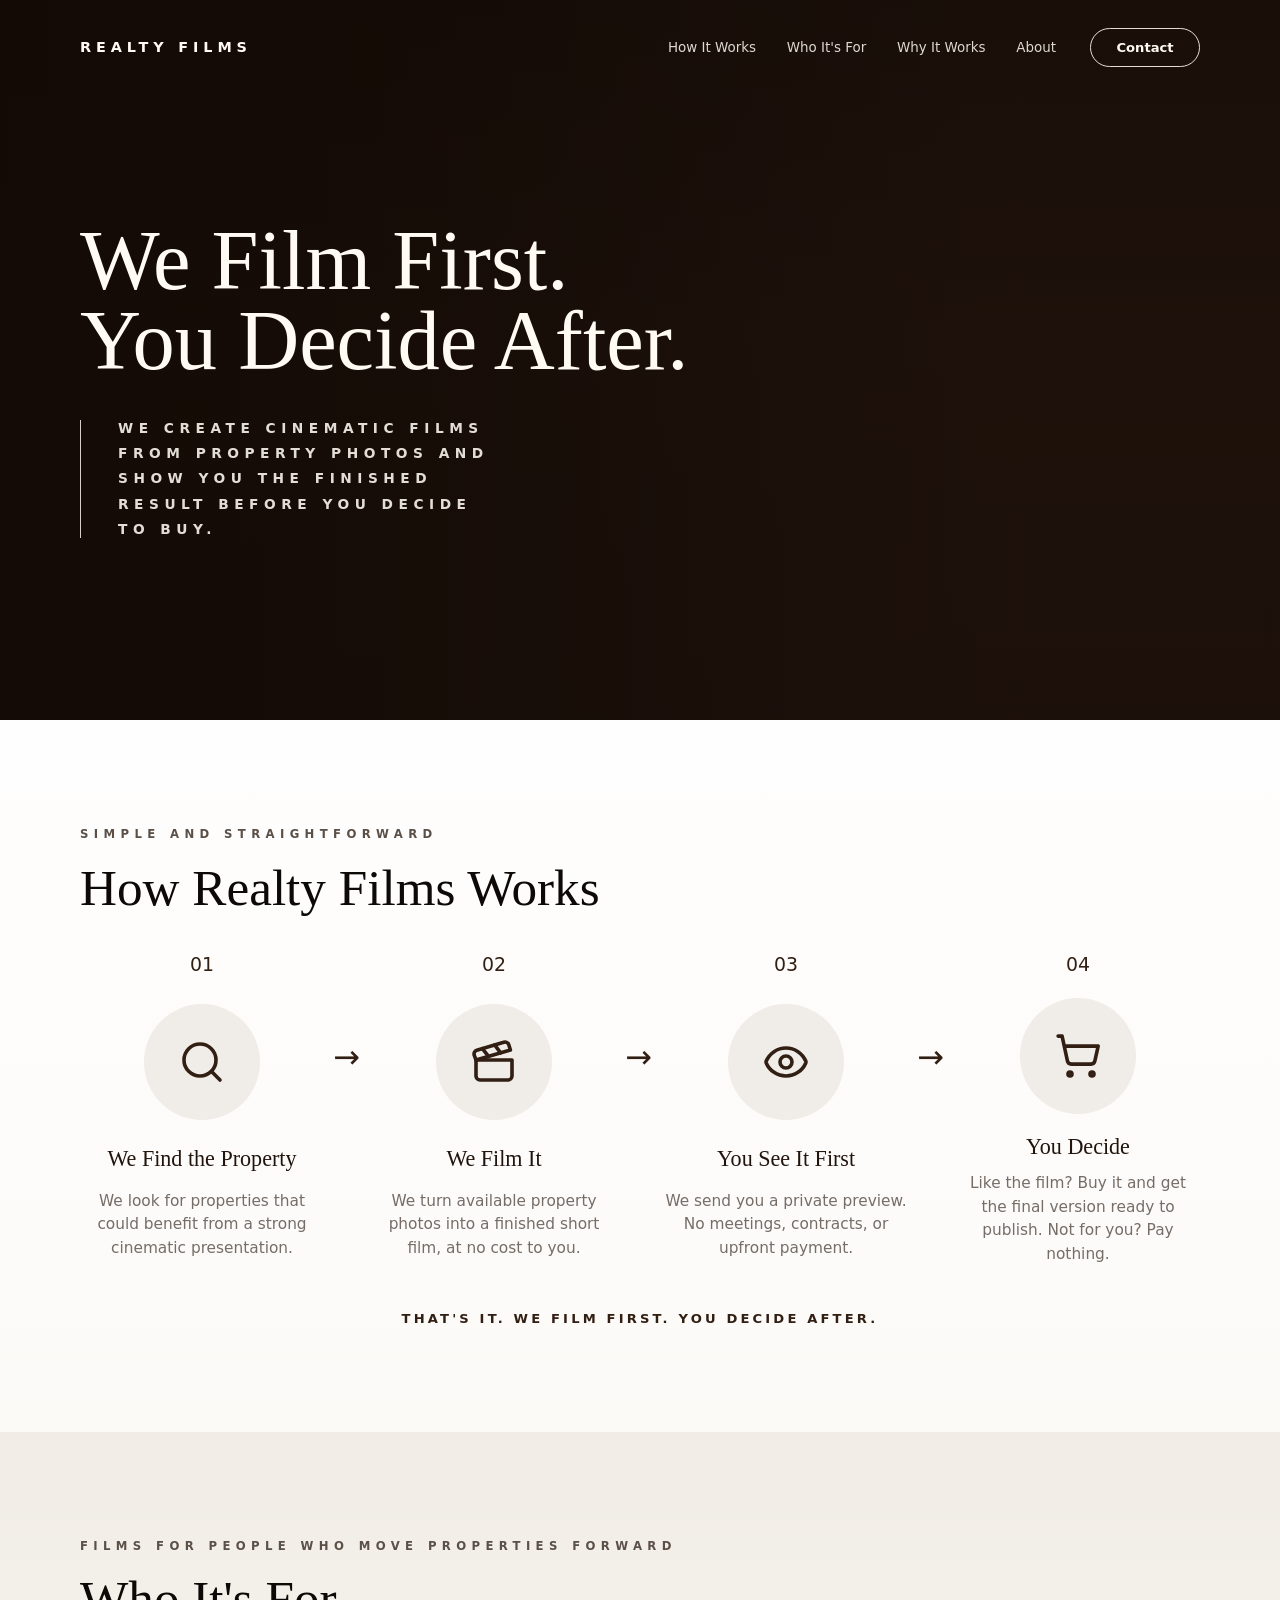
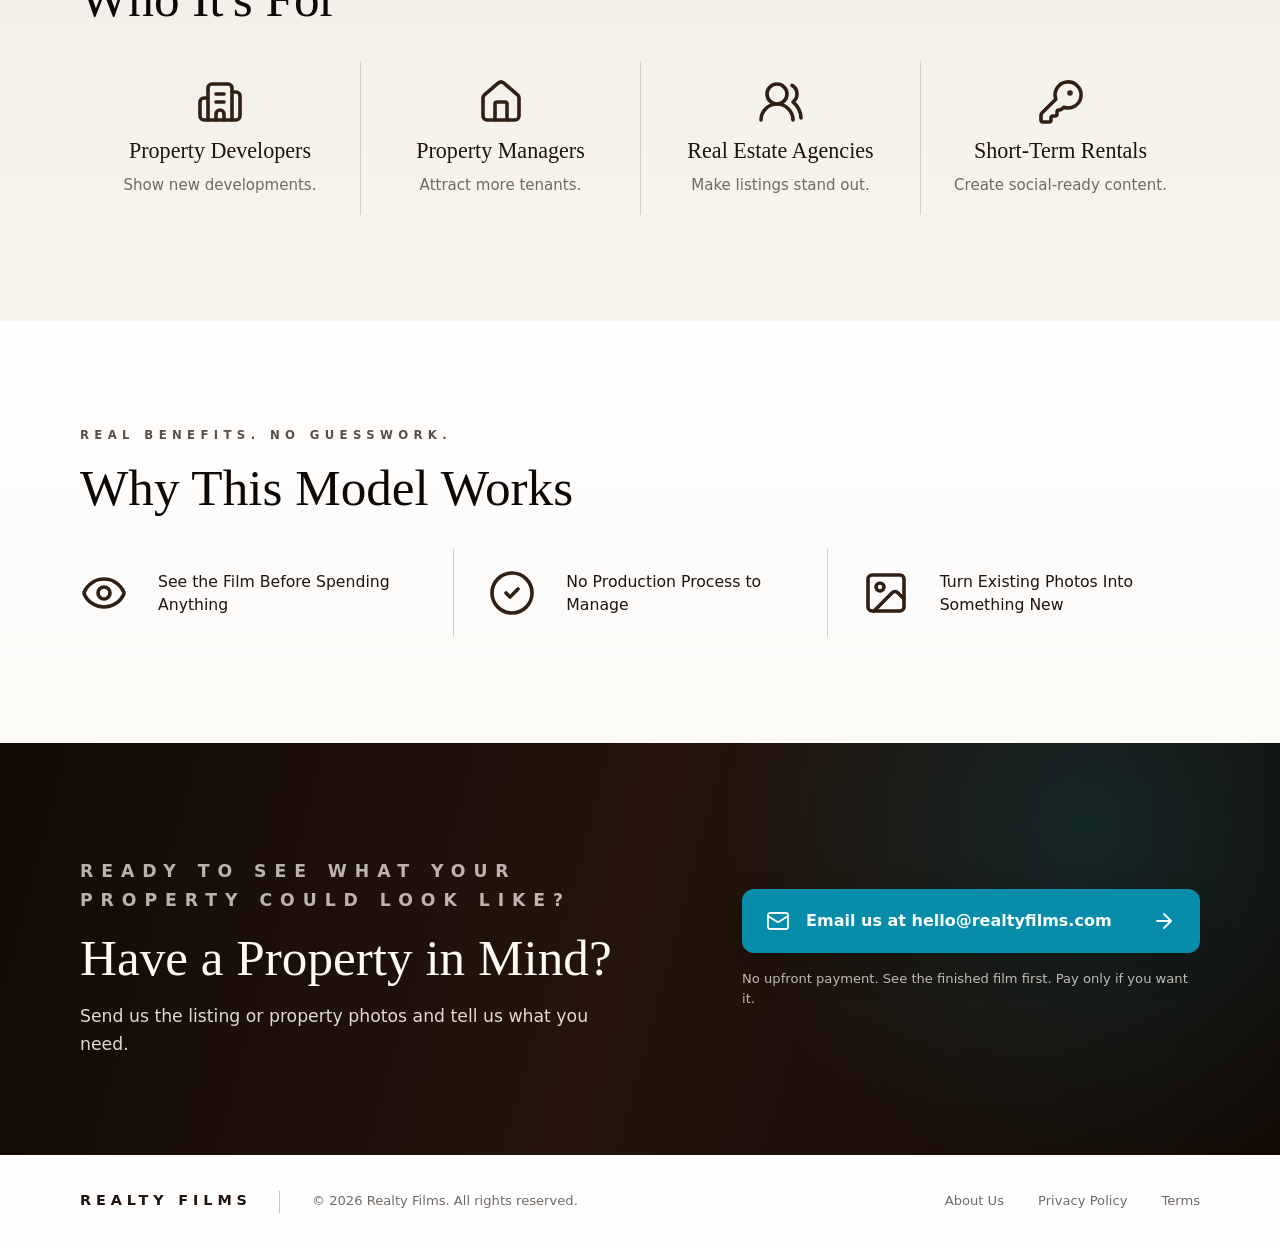
<file: index.html>
<!doctype html>
<html lang="en">
  <head>
    <meta charset="utf-8" />
    <meta name="viewport" content="width=device-width, initial-scale=1" />
    <title>Realty Films | Cinematic Property Films From Photos</title>
    <meta
      name="description"
      content="Realty Films turns existing property photos into cinematic short films and lets you preview the finished result before you decide to buy."
    />
    <meta
      name="keywords"
      content="real estate video, property film, listing video, real estate marketing, property photography video, cinematic property presentation"
    />
    <link rel="canonical" href="https://realtyfilms.com/" />
    <link
      rel="preconnect"
      href="https://pub-3df7dc4bcd1c46e690056e906ec08829.r2.dev"
    />
    <link rel="icon" href="favicon.svg" type="image/svg+xml" />
    <meta
      property="og:title"
      content="Realty Films | Cinematic Property Films From Photos"
    />
    <meta
      property="og:description"
      content="Realty Films turns existing property photos into cinematic short films and lets you preview the finished result before you decide to buy."
    />
    <meta property="og:url" content="https://realtyfilms.com/" />
    <meta property="og:site_name" content="Realty Films" />
    <meta property="og:type" content="website" />
    <meta property="og:image" content="https://realtyfilms.com/og.svg" />
    <meta property="og:image:width" content="1200" />
    <meta property="og:image:height" content="630" />
    <meta
      property="og:image:alt"
      content="Realty Films cinematic property film landing page preview"
    />
    <meta name="twitter:card" content="summary_large_image" />
    <meta
      name="twitter:title"
      content="Realty Films | Cinematic Property Films From Photos"
    />
    <meta
      name="twitter:description"
      content="Realty Films turns existing property photos into cinematic short films and lets you preview the finished result before you decide to buy."
    />
    <meta name="twitter:image" content="https://realtyfilms.com/og.svg" />
    <link rel="stylesheet" href="styles.css" />
    <script type="application/ld+json">
      {
        "@context": "https://schema.org",
        "@type": "LocalBusiness",
        "name": "Realty Films",
        "url": "https://realtyfilms.com",
        "email": "hello@realtyfilms.com",
        "description": "Realty Films creates cinematic property films from existing listing photos, then shows the finished preview before clients decide to buy.",
        "areaServed": "Worldwide",
        "serviceType": "Cinematic real estate video creation"
      }
    </script>
  </head>
  <body>
    <main>
      <section class="hero" id="top" aria-label="Realty Films introduction">
        <video
          class="hero__media"
          width="1920"
          height="1080"
          autoplay
          muted
          loop
          playsinline
          preload="metadata"
          aria-hidden="true"
        >
          <source
            src="https://pub-3df7dc4bcd1c46e690056e906ec08829.r2.dev/hero2.webm"
            type="video/webm"
          />
        </video>
        <div class="hero__shade"></div>
        <header class="site-header" aria-label="Primary navigation">
          <a class="brand" href="#top" aria-label="Realty Films home">
            Realty Films
          </a>
          <nav class="nav" aria-label="Page sections">
            <a href="#how-it-works">How It Works</a>
            <a href="#who-its-for">Who It's For</a>
            <a href="#why-it-works">Why It Works</a>
            <a href="about/">About</a>
          </nav>
          <a class="nav-cta" href="mailto:hello@realtyfilms.com">Contact</a>
        </header>

        <div class="hero__content">
          <h1>We Film First. You Decide After.</h1>
          <p class="hero__lead">
            We create cinematic films from property photos and show you the
            finished result before you decide to buy.
          </p>
        </div>
      </section>

      <section class="section section--light" id="how-it-works">
        <div class="wrap">
          <p class="eyebrow">Simple and Straightforward</p>
          <h2>How Realty Films Works</h2>
          <div class="process-grid">
            <article class="process-step">
              <span class="step-number">01</span>
              <span class="icon-orb" aria-hidden="true">
                <svg viewBox="0 0 24 24">
                  <path d="m21 21-4.34-4.34"></path>
                  <circle cx="11" cy="11" r="8"></circle>
                </svg>
              </span>
              <h3>We Find the Property</h3>
              <p>
                We look for properties that could benefit from a strong
                cinematic presentation.
              </p>
            </article>

            <article class="process-step">
              <span class="step-number">02</span>
              <span class="icon-orb" aria-hidden="true">
                <svg viewBox="0 0 24 24">
                  <path d="m12.296 3.464 3.02 3.956"></path>
                  <path
                    d="M20.2 6 3 11l-.9-2.4c-.3-1.1.3-2.2 1.3-2.5l13.5-4c1.1-.3 2.2.3 2.5 1.3z"
                  ></path>
                  <path d="M3 11h18v8a2 2 0 0 1-2 2H5a2 2 0 0 1-2-2z"></path>
                  <path d="m6.18 5.276 3.1 3.899"></path>
                </svg>
              </span>
              <h3>We Film It</h3>
              <p>
                We turn available property photos into a finished short film,
                at no cost to you.
              </p>
            </article>

            <article class="process-step">
              <span class="step-number">03</span>
              <span class="icon-orb" aria-hidden="true">
                <svg viewBox="0 0 24 24">
                  <path
                    d="M2.062 12.348a1 1 0 0 1 0-.696 10.75 10.75 0 0 1 19.876 0 1 1 0 0 1 0 .696 10.75 10.75 0 0 1-19.876 0"
                  ></path>
                  <circle cx="12" cy="12" r="3"></circle>
                </svg>
              </span>
              <h3>You See It First</h3>
              <p>
                We send you a private preview. No meetings, contracts, or
                upfront payment.
              </p>
            </article>

            <article class="process-step">
              <span class="step-number">04</span>
              <span class="icon-orb" aria-hidden="true">
                <svg viewBox="0 0 24 24">
                  <circle cx="8" cy="21" r="1"></circle>
                  <circle cx="19" cy="21" r="1"></circle>
                  <path
                    d="M2.05 2.05h2l2.66 12.42a2 2 0 0 0 2 1.58h9.78a2 2 0 0 0 1.95-1.57l1.65-7.43H5.12"
                  ></path>
                </svg>
              </span>
              <h3>You Decide</h3>
              <p>
                Like the film? Buy it and get the final version ready to
                publish. Not for you? Pay nothing.
              </p>
            </article>
          </div>
          <p class="section-note">That's it. We film first. You decide after.</p>
        </div>
      </section>

      <section class="section section--warm" id="who-its-for">
        <div class="wrap">
          <p class="eyebrow">Films for People Who Move Properties Forward</p>
          <h2>Who It's For</h2>
          <div class="audience-grid">
            <article class="audience-item">
              <svg viewBox="0 0 24 24" aria-hidden="true">
                <path d="M10 12h4"></path>
                <path d="M10 8h4"></path>
                <path d="M14 21v-3a2 2 0 0 0-4 0v3"></path>
                <path
                  d="M6 10H4a2 2 0 0 0-2 2v7a2 2 0 0 0 2 2h16a2 2 0 0 0 2-2V9a2 2 0 0 0-2-2h-2"
                ></path>
                <path d="M6 21V5a2 2 0 0 1 2-2h8a2 2 0 0 1 2 2v16"></path>
              </svg>
              <h3>Property Developers</h3>
              <p>Show new developments.</p>
            </article>

            <article class="audience-item">
              <svg viewBox="0 0 24 24" aria-hidden="true">
                <path d="M15 21v-8a1 1 0 0 0-1-1h-4a1 1 0 0 0-1 1v8"></path>
                <path
                  d="M3 10a2 2 0 0 1 .709-1.528l7-6a2 2 0 0 1 2.582 0l7 6A2 2 0 0 1 21 10v9a2 2 0 0 1-2 2H5a2 2 0 0 1-2-2z"
                ></path>
              </svg>
              <h3>Property Managers</h3>
              <p>Attract more tenants.</p>
            </article>

            <article class="audience-item">
              <svg viewBox="0 0 24 24" aria-hidden="true">
                <path d="M18 21a8 8 0 0 0-16 0"></path>
                <circle cx="10" cy="8" r="5"></circle>
                <path d="M22 20c0-3.37-2-6.5-4-8a5 5 0 0 0-.45-8.3"></path>
              </svg>
              <h3>Real Estate Agencies</h3>
              <p>Make listings stand out.</p>
            </article>

            <article class="audience-item">
              <svg viewBox="0 0 24 24" aria-hidden="true">
                <path
                  d="M2.586 17.414A2 2 0 0 0 2 18.828V21a1 1 0 0 0 1 1h3a1 1 0 0 0 1-1v-1a1 1 0 0 1 1-1h1a1 1 0 0 0 1-1v-1a1 1 0 0 1 1-1h.172a2 2 0 0 0 1.414-.586l.814-.814a6.5 6.5 0 1 0-4-4z"
                ></path>
                <circle cx="16.5" cy="7.5" r=".5" fill="currentColor"></circle>
              </svg>
              <h3>Short-Term Rentals</h3>
              <p>Create social-ready content.</p>
            </article>
          </div>
        </div>
      </section>

      <section class="section section--light" id="why-it-works">
        <div class="wrap">
          <p class="eyebrow">Real Benefits. No Guesswork.</p>
          <h2>Why This Model Works</h2>
          <div class="benefit-row">
            <article class="benefit-item">
              <svg viewBox="0 0 24 24" aria-hidden="true">
                <path
                  d="M2.062 12.348a1 1 0 0 1 0-.696 10.75 10.75 0 0 1 19.876 0 1 1 0 0 1 0 .696 10.75 10.75 0 0 1-19.876 0"
                ></path>
                <circle cx="12" cy="12" r="3"></circle>
              </svg>
              <h3>See the Film Before Spending Anything</h3>
            </article>

            <article class="benefit-item">
              <svg viewBox="0 0 24 24" aria-hidden="true">
                <circle cx="12" cy="12" r="10"></circle>
                <path d="m9 12 2 2 4-4"></path>
              </svg>
              <h3>No Production Process to Manage</h3>
            </article>

            <article class="benefit-item">
              <svg viewBox="0 0 24 24" aria-hidden="true">
                <rect width="18" height="18" x="3" y="3" rx="2" ry="2"></rect>
                <circle cx="9" cy="9" r="2"></circle>
                <path d="m21 15-3.086-3.086a2 2 0 0 0-2.828 0L6 21"></path>
              </svg>
              <h3>Turn Existing Photos Into Something New</h3>
            </article>
          </div>
        </div>
      </section>

      <section class="cta-section" id="about">
        <div class="wrap cta-grid">
          <div>
            <p class="eyebrow">Ready to See What Your Property Could Look Like?</p>
            <h2>Have a Property in Mind?</h2>
            <p>
              Send us the listing or property photos and tell us what you need.
            </p>
          </div>
          <div class="cta-actions">
            <a class="email-button" href="mailto:hello@realtyfilms.com">
              <svg viewBox="0 0 24 24" aria-hidden="true">
                <path d="m22 7-8.991 5.727a2 2 0 0 1-2.009 0L2 7"></path>
                <rect x="2" y="4" width="20" height="16" rx="2"></rect>
              </svg>
              <span>Email us at hello@realtyfilms.com</span>
              <svg viewBox="0 0 24 24" aria-hidden="true">
                <path d="M5 12h14"></path>
                <path d="m12 5 7 7-7 7"></path>
              </svg>
            </a>
            <p>
              No upfront payment. See the finished film first. Pay only if you
              want it.
            </p>
          </div>
        </div>
      </section>

      <footer class="footer">
        <div class="wrap footer__inner">
          <a class="brand brand--footer" href="#top" aria-label="Realty Films home">
            Realty Films
          </a>
          <p>© 2026 Realty Films. All rights reserved.</p>
          <nav aria-label="Footer navigation">
            <a href="about/">About Us</a>
            <a href="privacy-policy/">
              Privacy Policy
            </a>
            <a href="terms/">Terms</a>
          </nav>
        </div>
      </footer>
    </main>
  </body>
</html>
</file>
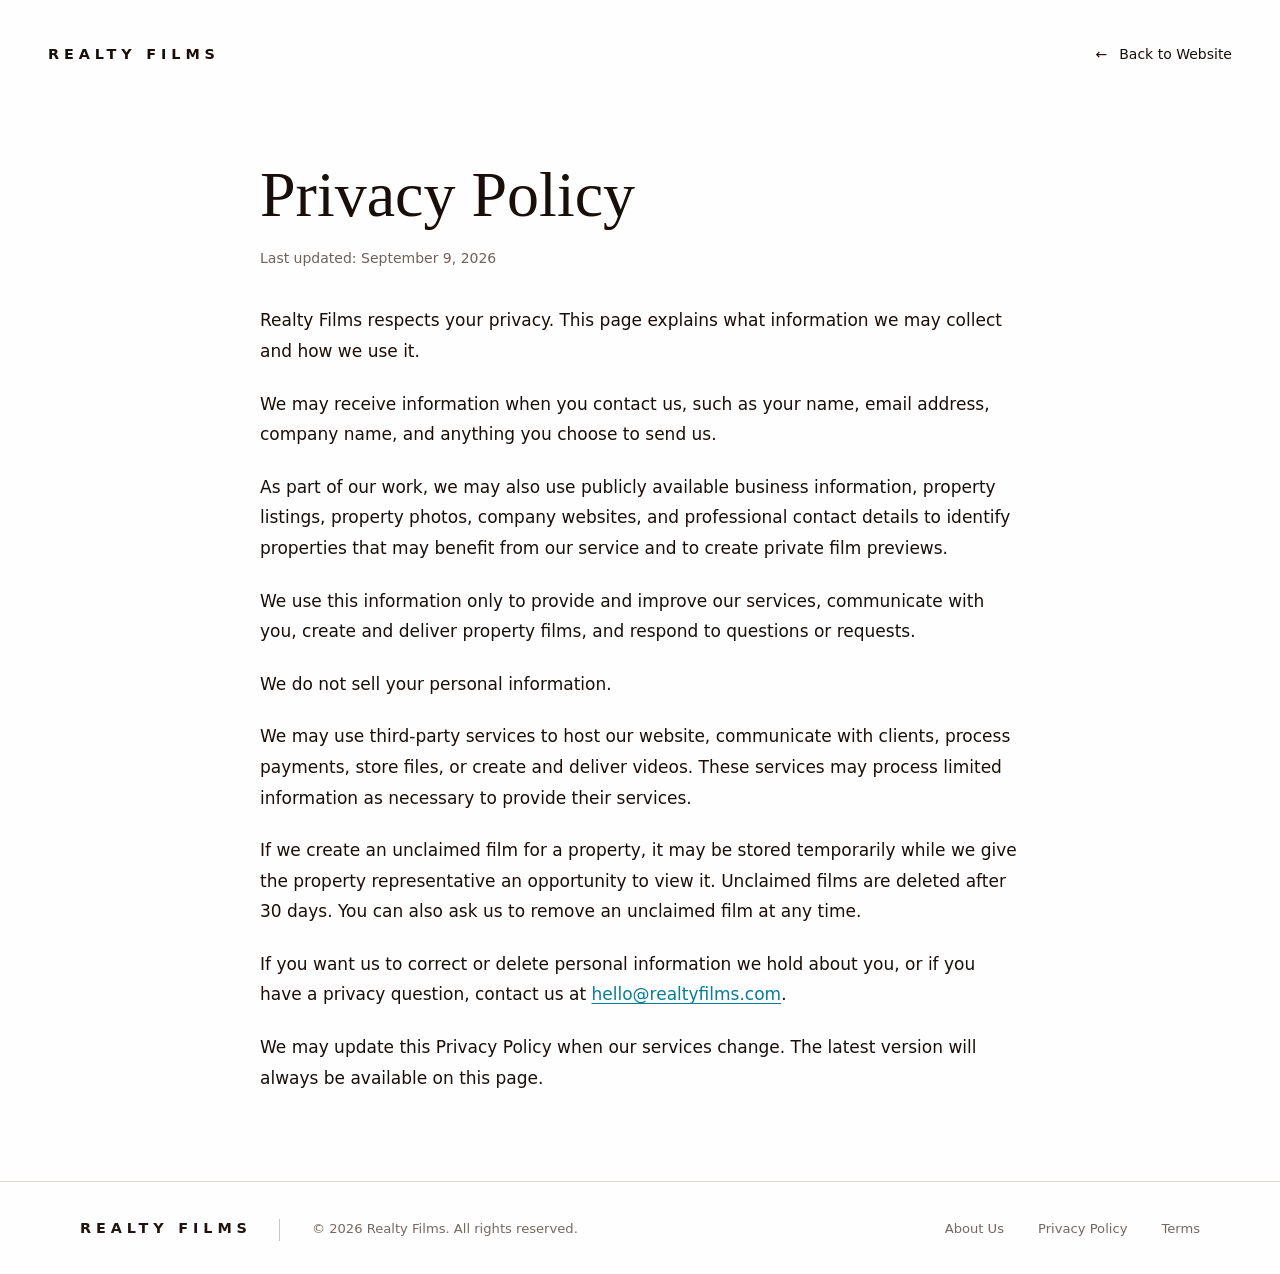
<file: privacy-policy/index.html>
<!doctype html>
<html lang="en">
  <head>
    <meta charset="utf-8" />
    <meta name="viewport" content="width=device-width, initial-scale=1" />
    <title>Privacy Policy | Realty Films</title>
    <meta name="description" content="How Realty Films collects, uses, and handles information, property materials, and private film previews." />
    <link rel="canonical" href="https://realtyfilms.com/privacy-policy/" />
    <link rel="icon" href="../favicon.svg" type="image/svg+xml" />
    <link rel="stylesheet" href="../styles.css" />
    <link rel="stylesheet" href="policy.css" />
  </head>
  <body>
    <header class="policy-header">
      <a class="brand" href="../" aria-label="Realty Films home">Realty Films</a>
      <a class="back-link" href="../"><span aria-hidden="true">←</span> Back to Website</a>
    </header>
    <main class="policy">
      <h1>Privacy Policy</h1>
      <p class="policy-date">Last updated: <time datetime="2026-09-09">September 9, 2026</time></p>
      <div class="policy-copy">
        <p>Realty Films respects your privacy. This page explains what information we may collect and how we use it.</p>
        <p>We may receive information when you contact us, such as your name, email address, company name, and anything you choose to send us.</p>
        <p>As part of our work, we may also use publicly available business information, property listings, property photos, company websites, and professional contact details to identify properties that may benefit from our service and to create private film previews.</p>
        <p>We use this information only to provide and improve our services, communicate with you, create and deliver property films, and respond to questions or requests.</p>
        <p>We do not sell your personal information.</p>
        <p>We may use third-party services to host our website, communicate with clients, process payments, store files, or create and deliver videos. These services may process limited information as necessary to provide their services.</p>
        <p>If we create an unclaimed film for a property, it may be stored temporarily while we give the property representative an opportunity to view it. Unclaimed films are deleted after 30 days. You can also ask us to remove an unclaimed film at any time.</p>
        <p>If you want us to correct or delete personal information we hold about you, or if you have a privacy question, contact us at <a href="mailto:hello@realtyfilms.com">hello@realtyfilms.com</a>.</p>
        <p>We may update this Privacy Policy when our services change. The latest version will always be available on this page.</p>
      </div>
    </main>
    <footer class="footer">
      <div class="wrap footer__inner">
        <a class="brand brand--footer" href="../" aria-label="Realty Films home">Realty Films</a>
        <p>© 2026 Realty Films. All rights reserved.</p>
        <nav aria-label="Footer navigation">
          <a href="../about/">About Us</a>
          <a href="./" aria-current="page">Privacy Policy</a>
          <a href="../terms/">Terms</a>
        </nav>
      </div>
    </footer>
  </body>
</html>
</file>
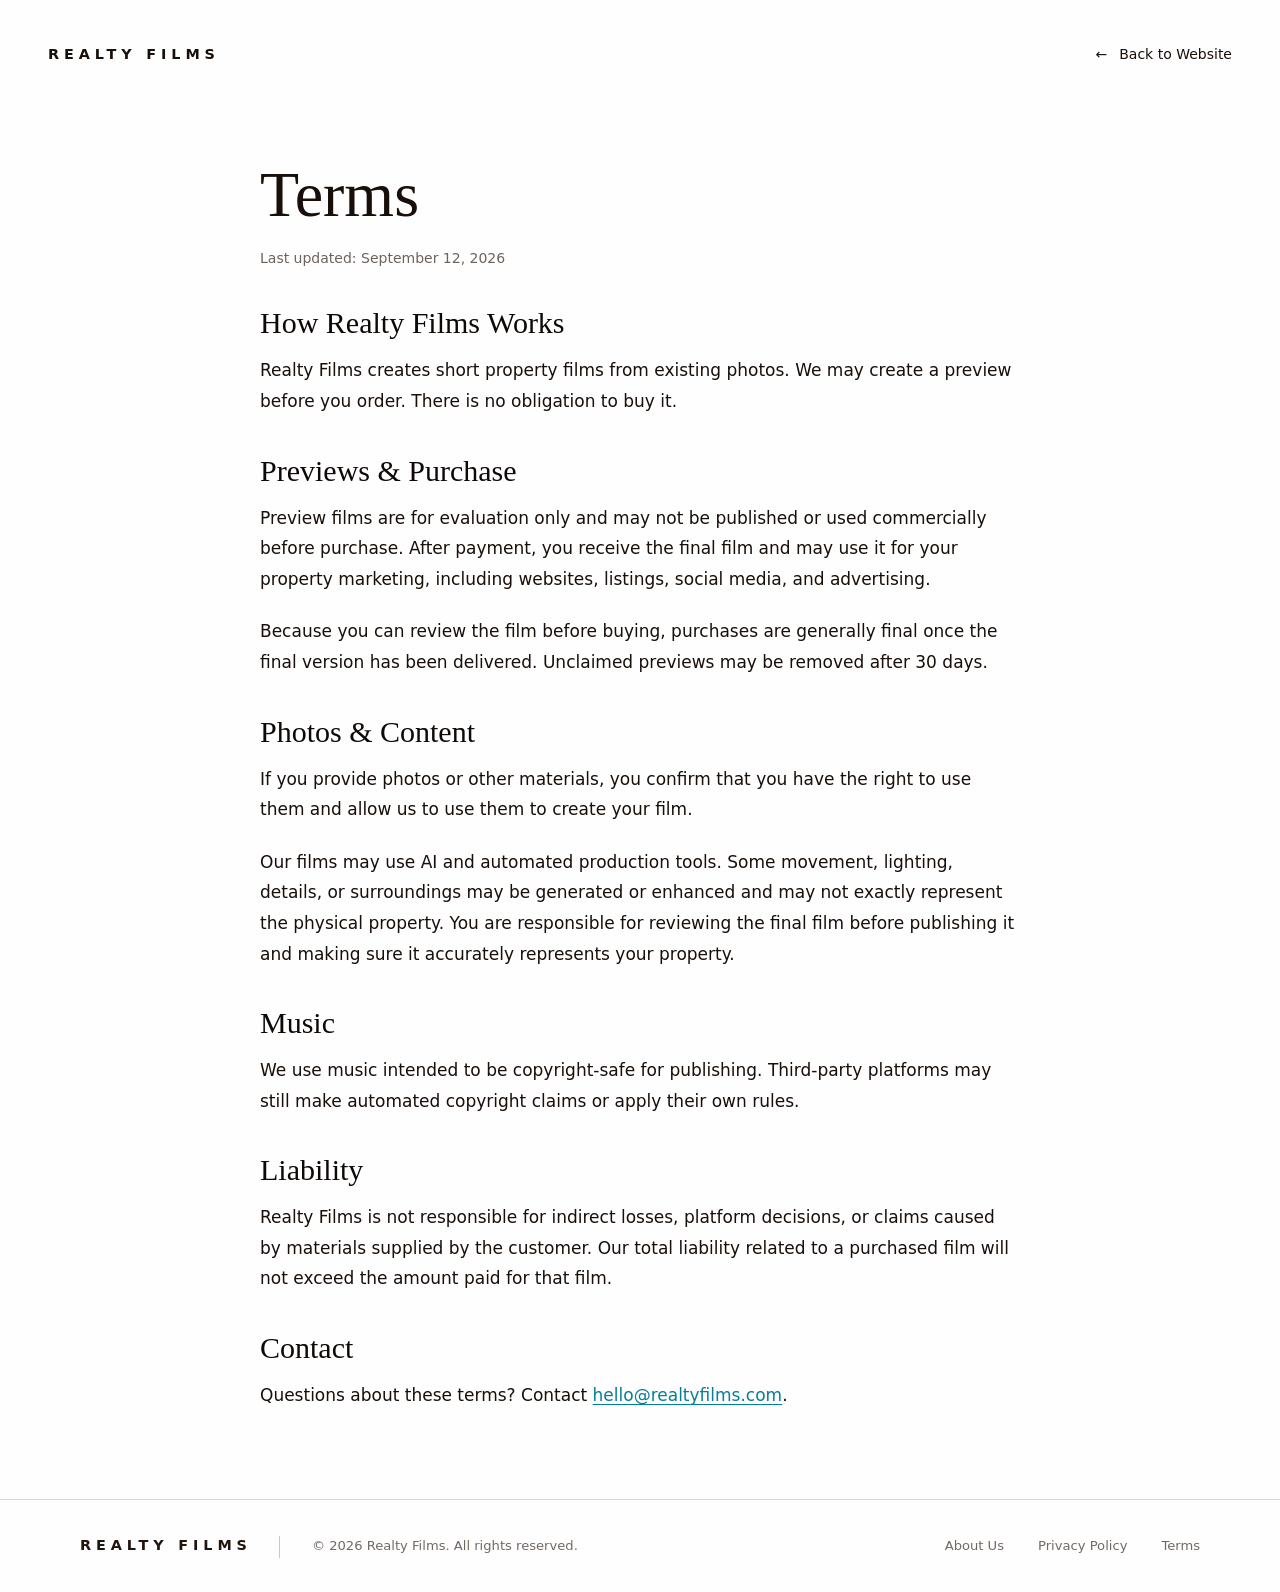
<file: terms/index.html>
<!doctype html>
<html lang="en">
  <head>
    <meta charset="utf-8" />
    <meta name="viewport" content="width=device-width, initial-scale=1" />
    <title>Terms | Realty Films</title>
    <meta name="description" content="Terms for Realty Films property previews, purchases, supplied content, music, and liability." />
    <link rel="canonical" href="https://realtyfilms.com/terms/" />
    <link rel="icon" href="../favicon.svg" type="image/svg+xml" />
    <link rel="stylesheet" href="../styles.css" />
    <link rel="stylesheet" href="../privacy-policy/policy.css" />
  </head>
  <body>
    <header class="policy-header">
      <a class="brand" href="../" aria-label="Realty Films home">Realty Films</a>
      <a class="back-link" href="../"><span aria-hidden="true">←</span> Back to Website</a>
    </header>
    <main class="policy">
      <h1>Terms</h1>
      <p class="policy-date">Last updated: <time datetime="2026-09-12">September 12, 2026</time></p>
      <div class="policy-copy">
        <h2>How Realty Films Works</h2>
        <p>Realty Films creates short property films from existing photos. We may create a preview before you order. There is no obligation to buy it.</p>
        <h2>Previews &amp; Purchase</h2>
        <p>Preview films are for evaluation only and may not be published or used commercially before purchase. After payment, you receive the final film and may use it for your property marketing, including websites, listings, social media, and advertising.</p>
        <p>Because you can review the film before buying, purchases are generally final once the final version has been delivered. Unclaimed previews may be removed after 30 days.</p>
        <h2>Photos &amp; Content</h2>
        <p>If you provide photos or other materials, you confirm that you have the right to use them and allow us to use them to create your film.</p>
        <p>Our films may use AI and automated production tools. Some movement, lighting, details, or surroundings may be generated or enhanced and may not exactly represent the physical property. You are responsible for reviewing the final film before publishing it and making sure it accurately represents your property.</p>
        <h2>Music</h2>
        <p>We use music intended to be copyright-safe for publishing. Third-party platforms may still make automated copyright claims or apply their own rules.</p>
        <h2>Liability</h2>
        <p>Realty Films is not responsible for indirect losses, platform decisions, or claims caused by materials supplied by the customer. Our total liability related to a purchased film will not exceed the amount paid for that film.</p>
        <h2>Contact</h2>
        <p>Questions about these terms? Contact <a href="mailto:hello@realtyfilms.com">hello@realtyfilms.com</a>.</p>
      </div>
    </main>
    <footer class="footer">
      <div class="wrap footer__inner">
        <a class="brand brand--footer" href="../" aria-label="Realty Films home">Realty Films</a>
        <p>© 2026 Realty Films. All rights reserved.</p>
        <nav aria-label="Footer navigation">
          <a href="../about/">About Us</a>
          <a href="../privacy-policy/">Privacy Policy</a>
          <a href="./" aria-current="page">Terms</a>
        </nav>
      </div>
    </footer>
  </body>
</html>
</file>
<file: styles.css>
:root {
  --background: #fbfaf7;
  --foreground: #190f0a;
  --muted-foreground: #6d625c;
  --border: #ded7cd;
  --accent: #078ca9;
  --accent-foreground: #f6feff;
  --ring: #078ca9;
  --font-sans: Inter, ui-sans-serif, system-ui, -apple-system, BlinkMacSystemFont,
    "Segoe UI", sans-serif;
  --font-serif: Didot, "Bodoni 72", "Bodoni MT", Georgia, serif;
}

* {
  box-sizing: border-box;
}

html {
  scroll-behavior: smooth;
  background: var(--background);
  color: var(--foreground);
  font-family: var(--font-sans);
}

body {
  margin: 0;
  background: var(--background);
  color: var(--foreground);
}

video,
svg {
  display: block;
}

a {
  color: inherit;
  text-decoration: none;
}

:focus-visible {
  outline: 2px solid var(--ring);
  outline-offset: 4px;
}

h1,
h2,
h3,
p {
  margin-block: 0;
}

h1,
h2 {
  font-family: var(--font-serif);
  font-weight: 500;
  letter-spacing: 0;
}

h1 {
  max-width: 620px;
  font-size: clamp(3.2rem, 6.6vw, 5.85rem);
  line-height: 0.95;
}

h2 {
  color: #0d0907;
  font-size: clamp(2.4rem, 4vw, 4rem);
  line-height: 1;
}

h3 {
  color: #21140d;
  font-family: var(--font-serif);
  font-size: 1.38rem;
  font-weight: 500;
  line-height: 1.14;
}

.wrap {
  width: min(100% - 48px, 1120px);
  margin-inline: auto;
}

.hero {
  position: relative;
  min-height: min(720px, 84svh);
  overflow: hidden;
  background: #21140d;
  color: #fffaf2;
  isolation: isolate;
}

.hero__media {
  position: absolute;
  inset: 0;
  z-index: -3;
  width: 100%;
  height: 100%;
  object-fit: cover;
}

.hero__shade {
  position: absolute;
  inset: 0;
  z-index: -2;
  background:
    linear-gradient(
      90deg,
      rgb(18 9 4 / 86%) 0%,
      rgb(18 9 4 / 54%) 42%,
      rgb(18 9 4 / 12%) 76%
    ),
    linear-gradient(
      180deg,
      rgb(18 9 4 / 44%) 0%,
      rgb(18 9 4 / 12%) 45%,
      rgb(18 9 4 / 18%) 100%
    );
}

.site-header {
  position: relative;
  z-index: 2;
  display: grid;
  grid-template-columns: 1fr auto auto;
  align-items: center;
  gap: 34px;
  width: min(100% - 96px, 1120px);
  margin-inline: auto;
  padding-block: 28px;
}

.brand {
  font-size: 0.9rem;
  font-weight: 600;
  line-height: 1;
  letter-spacing: 0.34em;
  text-transform: uppercase;
}

.nav {
  display: flex;
  align-items: center;
  gap: clamp(18px, 2.4vw, 34px);
  color: rgb(255 250 242 / 86%);
  font-size: 0.84rem;
  font-weight: 500;
}

.nav a,
.footer a {
  text-underline-offset: 5px;
}

.nav a:hover,
.footer a:hover {
  text-decoration: underline;
}

.nav-cta {
  min-width: 110px;
  border: 1px solid rgb(255 250 242 / 88%);
  border-radius: 999px;
  padding: 11px 22px;
  color: #fffaf2;
  font-size: 0.82rem;
  font-weight: 600;
  text-align: center;
}

.hero__content {
  width: min(100% - 96px, 1120px);
  margin-inline: auto;
  padding-block: clamp(92px, 14vh, 156px) clamp(88px, 14vh, 150px);
}

.eyebrow {
  margin: 0 0 18px;
  color: #5b5048;
  font-size: 0.73rem;
  font-weight: 700;
  line-height: 1.5;
  letter-spacing: 0.46em;
  text-transform: uppercase;
}

.hero__lead {
  position: relative;
  max-width: 430px;
  margin-top: 34px;
  padding-left: 38px;
  color: rgb(255 250 242 / 88%);
  font-size: 0.86rem;
  font-weight: 700;
  line-height: 1.85;
  letter-spacing: 0.4em;
  text-transform: uppercase;
}

.hero__lead::before {
  position: absolute;
  top: 0.32em;
  bottom: 0.38em;
  left: 0;
  width: 1px;
  background: rgb(255 250 242 / 82%);
  content: "";
}

.section {
  padding-block: clamp(72px, 8.5vw, 106px);
}

.section--light {
  background: linear-gradient(180deg, #fffefe 0%, #fbfaf7 100%);
}

.section--warm {
  background: linear-gradient(180deg, #f1ede6 0%, #f8f5ef 100%);
}

.process-grid {
  display: grid;
  grid-template-columns: repeat(4, minmax(0, 1fr));
  gap: 48px;
  margin-top: 42px;
}

.process-step {
  position: relative;
  display: grid;
  justify-items: center;
  text-align: center;
}

.process-step:not(:last-child)::after {
  position: absolute;
  top: 86px;
  right: -36px;
  color: #321f14;
  font-size: 2rem;
  line-height: 1;
  content: "→";
}

.step-number {
  color: #321f14;
  font-size: 1.18rem;
  line-height: 1;
}

.icon-orb {
  display: grid;
  width: 116px;
  height: 116px;
  margin: 24px 0 20px;
  place-items: center;
  border-radius: 999px;
  background: #f0ece7;
  color: #321f14;
}

.icon-orb svg,
.audience-item svg,
.benefit-item svg,
.email-button svg {
  fill: none;
  stroke: currentColor;
  stroke-linecap: round;
  stroke-linejoin: round;
}

.icon-orb svg,
.audience-item svg,
.benefit-item svg {
  width: 48px;
  height: 48px;
  color: #321f14;
  stroke-width: 1.8;
}

.process-step p {
  max-width: 245px;
  margin-top: 13px;
  color: #766d67;
  font-size: 0.96rem;
  line-height: 1.55;
}

.section-note {
  margin-top: 44px;
  color: #321f14;
  font-size: 0.82rem;
  font-weight: 700;
  letter-spacing: 0.24em;
  text-align: center;
  text-transform: uppercase;
}

.audience-grid {
  display: grid;
  grid-template-columns: repeat(4, minmax(0, 1fr));
  margin-top: 36px;
}

.audience-item {
  min-height: 154px;
  display: grid;
  align-content: center;
  justify-items: center;
  gap: 12px;
  padding: 6px 28px;
  text-align: center;
}

.audience-item + .audience-item {
  border-left: 1px solid #d7cec4;
}

.audience-item p {
  color: #736963;
  font-size: 0.94rem;
  line-height: 1.45;
}

.benefit-row {
  display: grid;
  grid-template-columns: repeat(3, minmax(0, 1fr));
  margin-top: 36px;
}

.benefit-item {
  display: grid;
  grid-template-columns: 58px minmax(0, 1fr);
  align-items: center;
  gap: 20px;
  min-height: 88px;
  padding-right: 34px;
}

.benefit-item + .benefit-item {
  border-left: 1px solid #d7cec4;
  padding-left: 34px;
}

.benefit-item h3 {
  font-family: var(--font-sans);
  font-size: 0.98rem;
  font-weight: 500;
  line-height: 1.5;
}

.cta-section {
  padding-block: clamp(68px, 8vw, 96px);
  background:
    radial-gradient(circle at 85% 20%, rgb(7 140 169 / 20%), transparent 32%),
    linear-gradient(105deg, #120a05 0%, #24140b 48%, #120a05 100%);
  color: #fffaf2;
}

.cta-grid {
  display: grid;
  grid-template-columns: minmax(0, 1.1fr) minmax(340px, 0.9fr);
  align-items: center;
  gap: clamp(32px, 8vw, 120px);
}

.cta-section .eyebrow {
  color: rgb(255 250 242 / 70%);
}

.cta-section h2 {
  color: #fffaf2;
}

.cta-section p {
  margin-top: 18px;
  color: rgb(255 250 242 / 86%);
  font-size: 1.08rem;
  line-height: 1.65;
}

.cta-actions {
  display: grid;
  gap: 16px;
}

.email-button {
  display: grid;
  grid-template-columns: 24px minmax(0, 1fr) 24px;
  align-items: center;
  gap: 16px;
  min-height: 64px;
  border-radius: 12px;
  padding: 0 24px;
  background: var(--accent);
  color: var(--accent-foreground);
  font-size: 1rem;
  font-weight: 700;
  box-shadow: 0 14px 34px rgb(0 0 0 / 18%);
}

.email-button svg {
  width: 24px;
  height: 24px;
  stroke-width: 1.8;
}

.email-button span {
  min-width: 0;
  overflow-wrap: anywhere;
}

.cta-actions p {
  margin-top: 0;
  color: rgb(255 250 242 / 72%);
  font-size: 0.82rem;
  line-height: 1.55;
}

.footer {
  background: #fffefe;
  color: #736963;
  font-size: 0.82rem;
}

.footer__inner {
  display: grid;
  grid-template-columns: auto 1fr auto;
  align-items: center;
  gap: 32px;
  min-height: 92px;
}

.brand--footer {
  position: relative;
  color: #21140d;
  padding-right: 28px;
}

.brand--footer::after {
  position: absolute;
  top: -2px;
  right: 0;
  width: 1px;
  height: 22px;
  background: #cfc5ba;
  content: "";
}

.footer nav {
  display: flex;
  align-items: center;
  gap: 34px;
}

@media (max-width: 900px) {
  .site-header {
    width: min(100% - 44px, 1120px);
    grid-template-columns: 1fr auto;
  }

  .nav {
    display: none;
  }

  .hero__content {
    width: min(100% - 44px, 1120px);
    padding-top: 82px;
  }

  .wrap {
    width: min(100% - 44px, 1120px);
  }

  .process-grid,
  .audience-grid {
    grid-template-columns: repeat(2, minmax(0, 1fr));
  }

  .process-step:not(:last-child)::after {
    content: none;
  }

  .audience-item {
    border-top: 1px solid #d7cec4;
  }

  .audience-item + .audience-item {
    border-left: 0;
  }

  .audience-item:nth-child(odd) {
    border-right: 1px solid #d7cec4;
  }

  .benefit-row,
  .cta-grid,
  .footer__inner {
    grid-template-columns: 1fr;
  }

  .benefit-item + .benefit-item {
    border-left: 0;
    border-top: 1px solid #d7cec4;
    padding-left: 0;
  }

  .footer__inner {
    padding-block: 30px;
  }

  .footer nav {
    flex-wrap: wrap;
  }
}

@media (max-width: 560px) {
  .hero {
    min-height: 86svh;
  }

  .site-header {
    gap: 16px;
    padding-block: 22px;
  }

  .brand {
    font-size: 0.78rem;
    letter-spacing: 0.26em;
  }

  .nav-cta {
    min-width: 94px;
    padding: 10px 16px;
  }

  h1 {
    font-size: clamp(3rem, 14vw, 4.1rem);
  }

  h2 {
    font-size: clamp(2.15rem, 10vw, 3rem);
  }

  .hero__lead {
    padding-left: 24px;
    font-size: 0.78rem;
    letter-spacing: 0.26em;
  }

  .process-grid,
  .audience-grid {
    grid-template-columns: 1fr;
  }

  .audience-item {
    border-right: 0 !important;
  }

  .benefit-item {
    grid-template-columns: 48px minmax(0, 1fr);
    padding-right: 0;
  }

  .benefit-item svg {
    width: 42px;
    height: 42px;
  }

  .email-button {
    grid-template-columns: 22px minmax(0, 1fr) 22px;
    padding-inline: 18px;
    font-size: 0.92rem;
  }
}
</file>
<file: privacy-policy/policy.css>
body { background: #fffefe; }
.policy-header { display: flex; align-items: center; justify-content: space-between; gap: 24px; max-width: 1280px; margin: auto; padding: 32px 48px; }
.back-link { display: flex; align-items: center; gap: 12px; min-height: 44px; font-size: 14px; }
.back-link:hover { text-decoration: underline; text-underline-offset: 4px; }
.policy { width: min(100% - 48px, 760px); margin: 52px auto 88px; }
.policy h1 { font-size: clamp(42px, 6vw, 64px); line-height: 1.1; }
.policy-date { margin-top: 18px; color: var(--muted-foreground); font-size: 14px; line-height: 1.5; }
.policy-copy { margin-top: 36px; font-size: 17px; line-height: 1.8; }
.policy-copy p + p { margin-top: 22px; }
.policy-copy a { color: #087d96; text-decoration: underline; text-underline-offset: 3px; overflow-wrap: anywhere; }
.footer { border-top: 1px solid var(--border); }
@media (max-width: 600px) {
  .policy-header { padding: 16px 24px; gap: 12px; }
  .policy-header .brand { font-size: 11px; letter-spacing: .23em; }
  .back-link { font-size: 12px; gap: 7px; }
  .policy { margin-top: 32px; margin-bottom: 56px; }
  .policy-copy { font-size: 16px; margin-top: 28px; }
}

.policy-copy h2 { font-size: 30px; line-height: 1.2; margin: 36px 0 14px; }
.policy-copy h2:first-child { margin-top: 0; }
</file>
